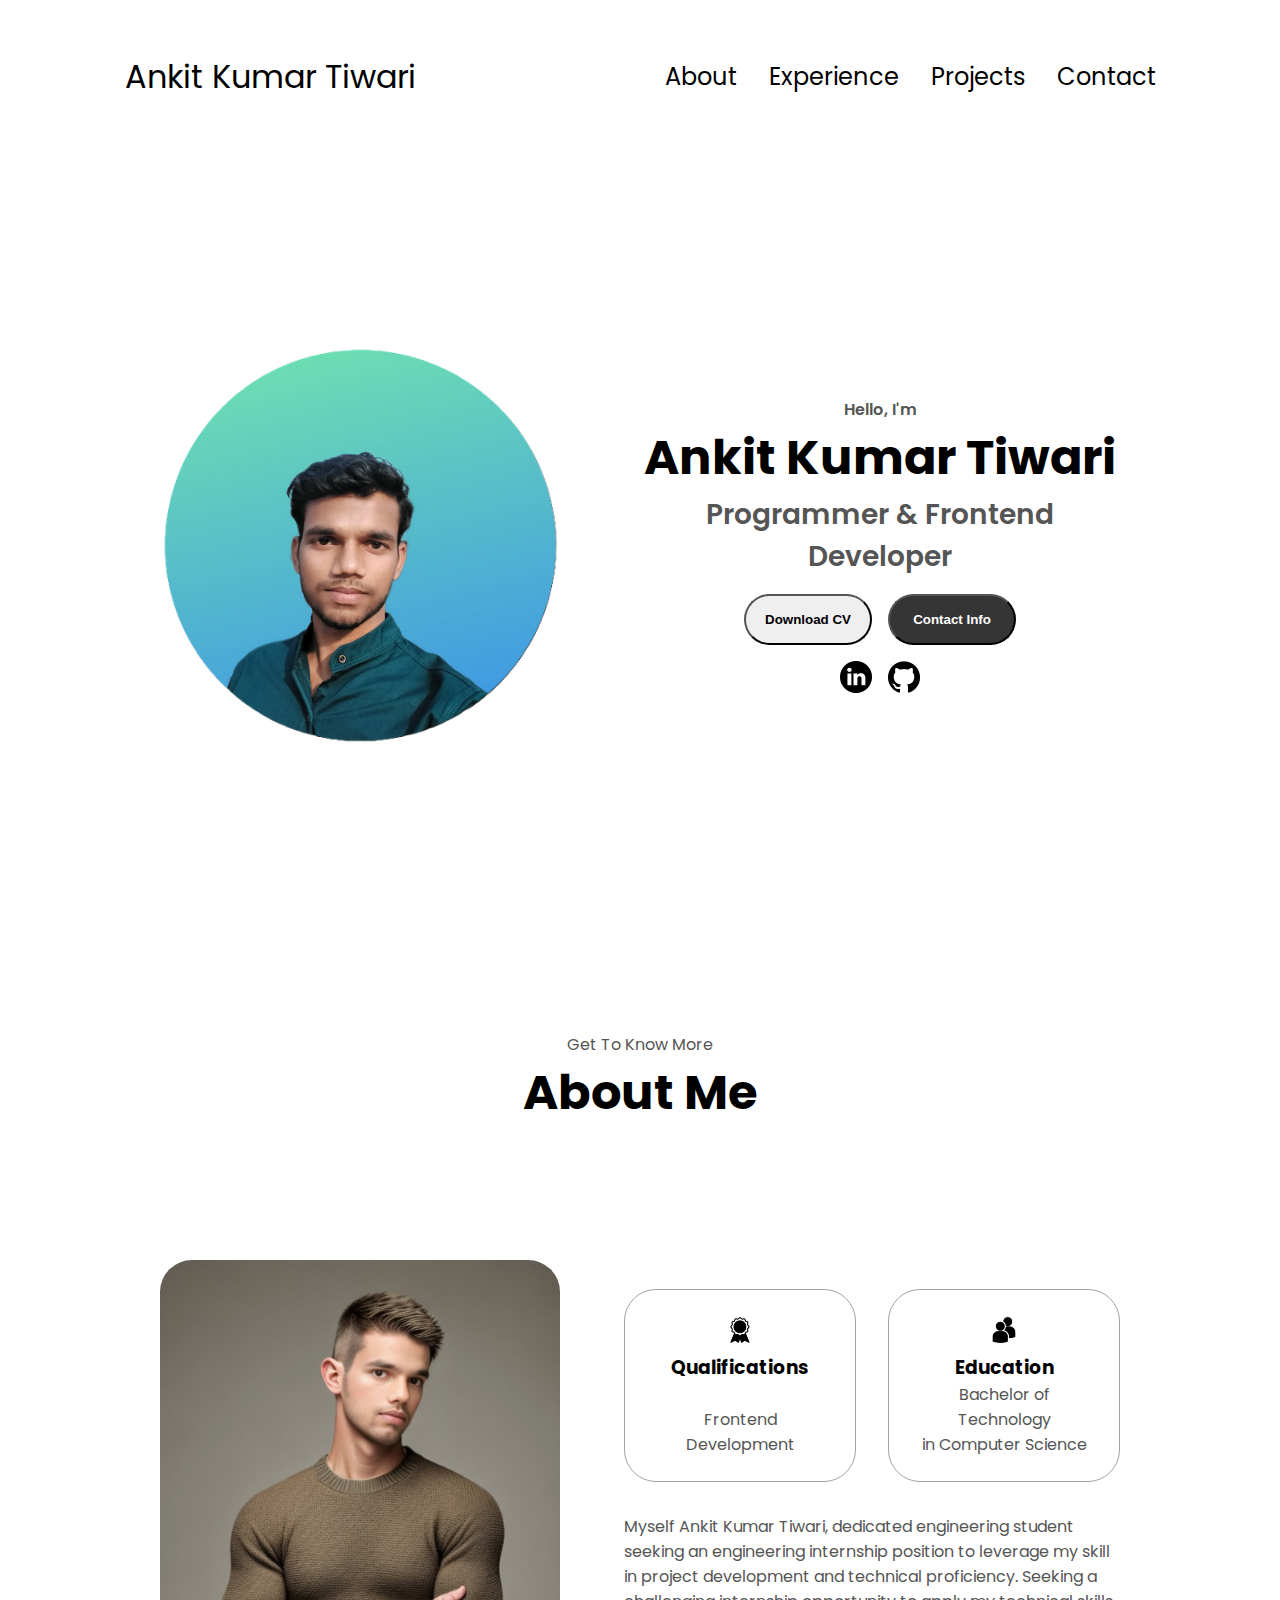
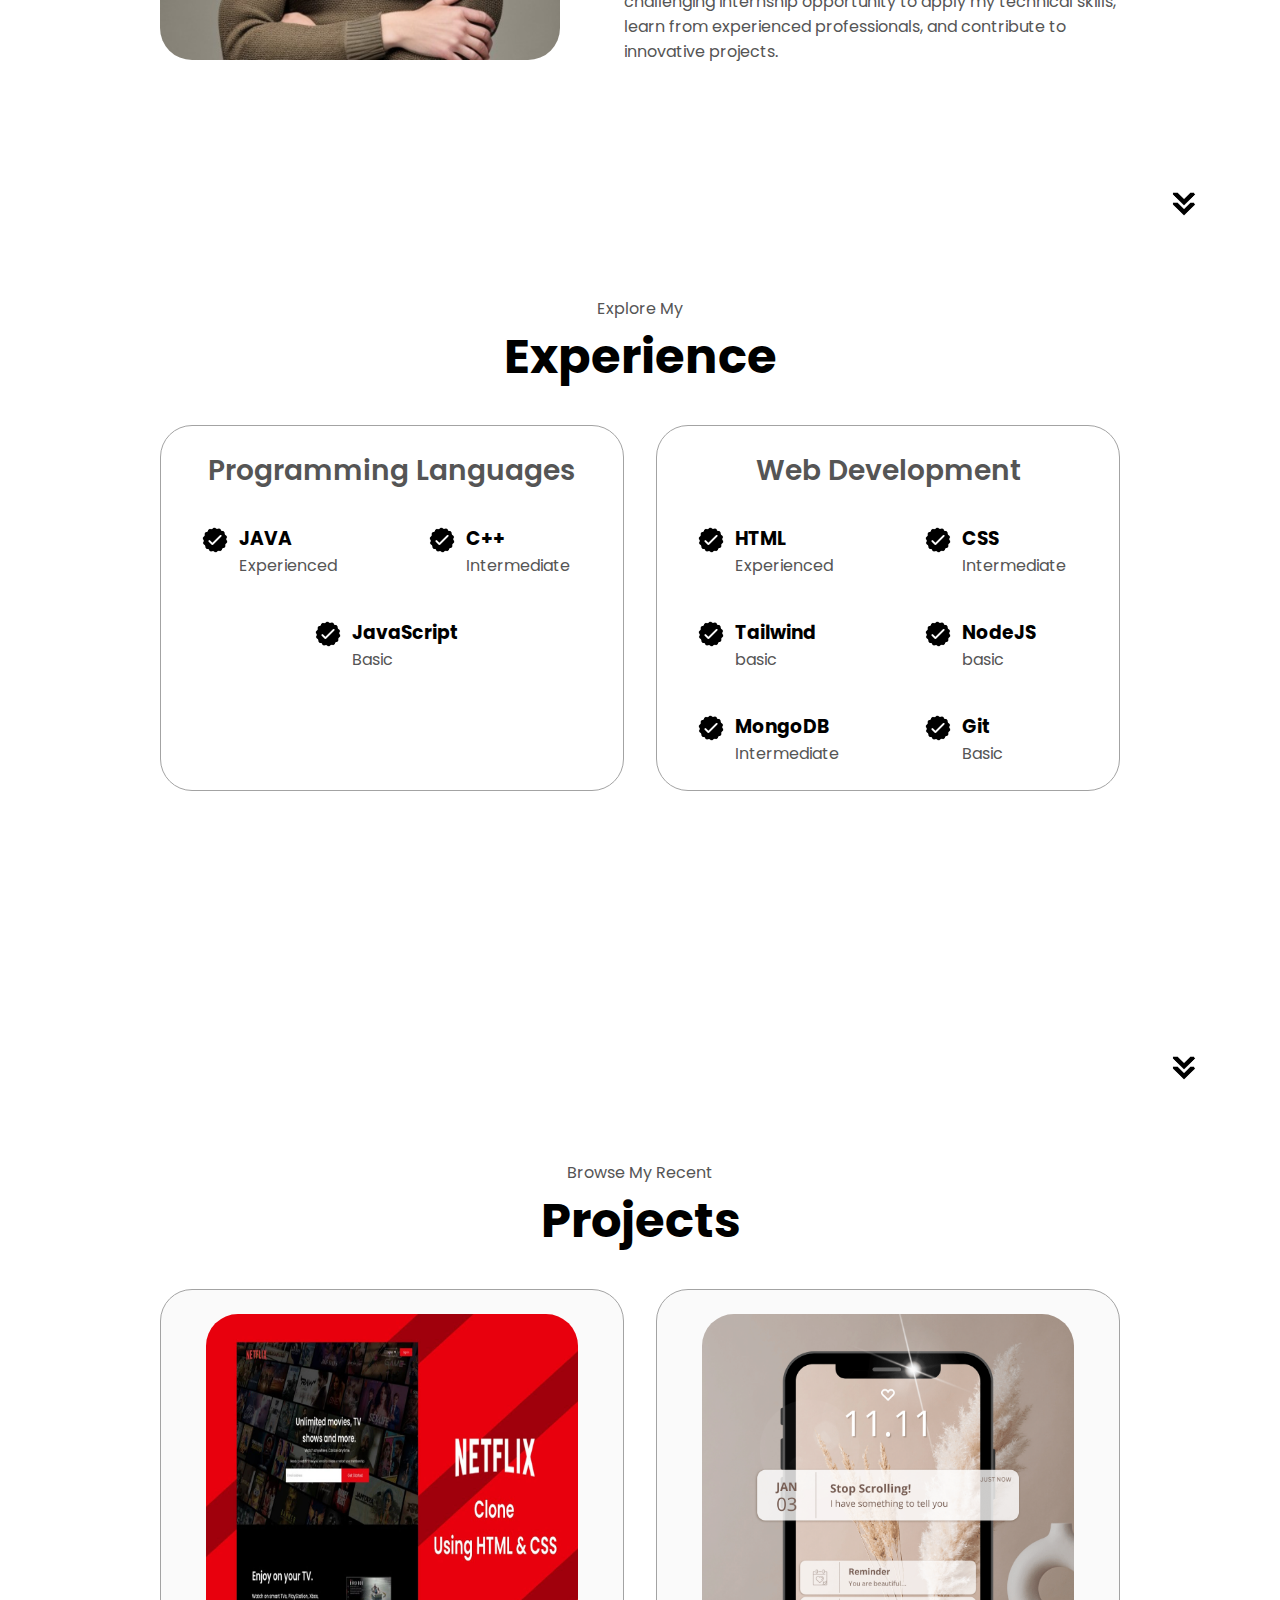
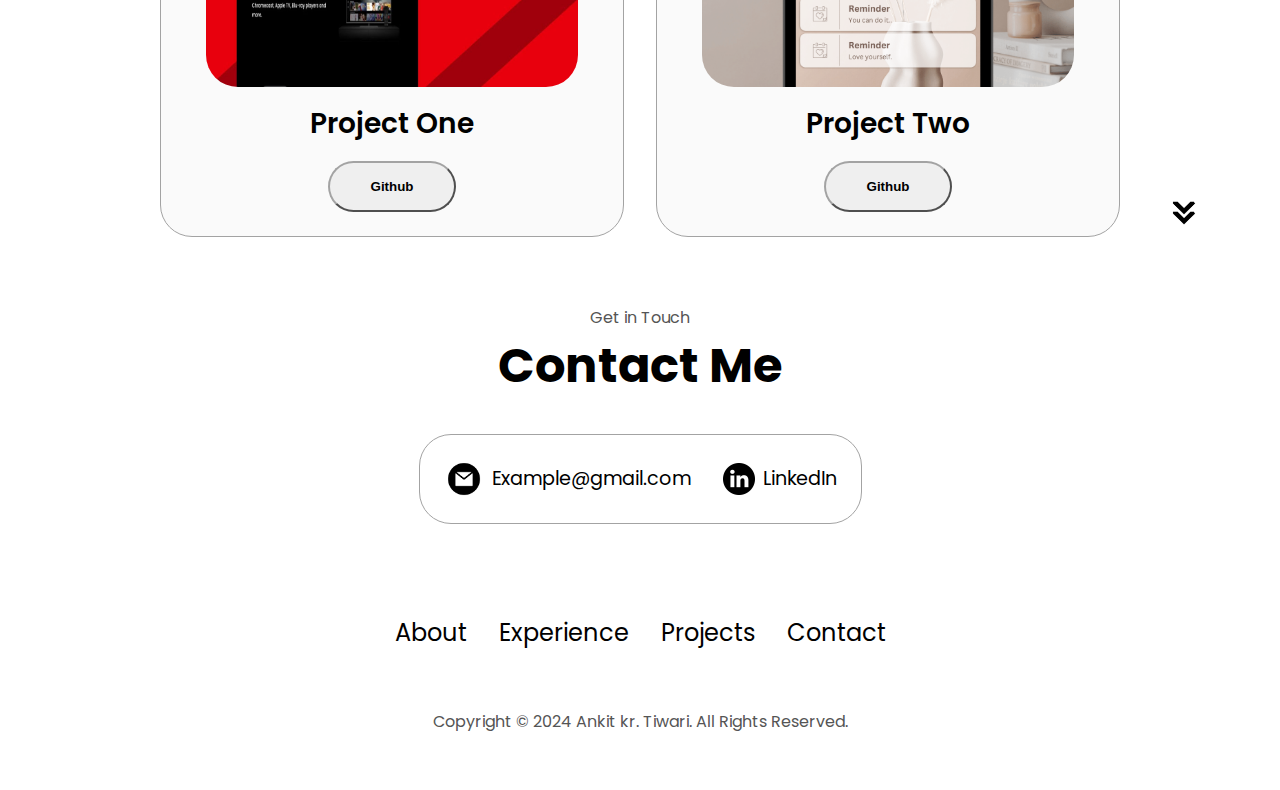
<file: index.html>
<!DOCTYPE html>
<html lang="en">
  <head>
    <meta charset="UTF-8" />
    <meta http-equiv="X-UA-Compatible" content="IE=edge" />
    <meta name="viewport" content="width=device-width, initial-scale=1.0" />
    <title>My Portfolio</title>
    <link rel="stylesheet" href="style.css" />
    <link rel="stylesheet" href="mediaqueries.css" />
  </head>
  <body>
    <nav id="desktop-nav">
      <div class="logo">Ankit Kumar Tiwari</div>
      <div>
        <ul class="nav-links">
          <li><a href="#about">About</a></li>
          <li><a href="#experience">Experience</a></li>
          <li><a href="#projects">Projects</a></li>
          <li><a href="#contact">Contact</a></li>
        </ul>
      </div>
    </nav>
    <nav id="hamburger-nav">
      <div class="logo">Ankit Kumar Tiwari</div>
      <div class="hamburger-menu">
        <div class="hamburger-icon" onclick="toggleMenu()">
          <span></span>
          <span></span>
          <span></span>
        </div>
        <div class="menu-links">
          <li><a href="#about" onclick="toggleMenu()">About</a></li>
          <li><a href="#experience" onclick="toggleMenu()">Experience</a></li>
          <li><a href="#projects" onclick="toggleMenu()">Projects</a></li>
          <li><a href="#contact" onclick="toggleMenu()">Contact</a></li>
        </div>
      </div>
    </nav>
    <section id="profile">
      <div class="section__pic-container">
        <img src="assets/profile-pic.png" alt="Ankit profile " />
      </div>
      <div class="section__text">
        <p class="section__text__p1">Hello, I'm</p>
        <h1 class="title">Ankit Kumar Tiwari</h1>
        <p class="section__text__p2">Programmer & Frontend Developer</p>
        <div class="btn-container">
          <button
            class="btn btn-color-2"
            onclick="window.open('assets/MyResume.pdf')"
          >
            Download CV
          </button>
          <button class="btn btn-color-1" onclick="location.href='./#contact'"/>
            Contact Info
          </button>   
        </div>
        <div id="socials-container">
          <img
            src="./assets/linkedin.png"
            alt="My LinkedIn profile"
            class="icon"
            onclick="location.href='https:www.linkedin.com/in/ankit-kumar-tiwari08'"
          />
          <img
            src="assets/github.png"
            alt="My Github profile"
            class="icon"
            onclick="location.href='https://github.com/Ankit-kTiwari08'"
          />
        </div>
      </div>
    </section>
    <section id="about">
      <p class="section__text__p1">Get To Know More</p>
      <h1 class="title">About Me</h1>
      <div class="section-container">
        <div class="section__pic-container">
          <img
            src="assets/about-pic.png"
            alt="Profile picture"
            class="about-pic"
          />
        </div>
        <div class="about-details-container">
          <div class="about-containers">
            <div class="details-container">
              <img
                src="assets/experience.png"
                alt="Experience icon"
                class="icon"
              />
              <h3>Qualifications</h3>
              <p> <br> Frontend Development</p>
            </div>
            <div class="details-container">
              <img
                src="assets/education.png"
                alt="Education icon"
                class="icon"
              />
              <h3>Education</h3>
              <p>Bachelor of Technology<br />in Computer Science</p>
            </div>
          </div>
          <div class="text-container">
            <p>
              Myself Ankit Kumar Tiwari, dedicated engineering student seeking an engineering internship position to leverage my skill 
              in project development and technical proficiency. Seeking a challenging internship 
              opportunity to apply my technical skills, learn from experienced professionals, and contribute 
              to innovative projects. 
            </p>
          </div>
        </div>
      </div>
      <img
        src="assets/arrow.png"
        alt="Arrow icon"
        class="icon arrow"
        onclick="location.href='./#experience'"/>
    </section>

    <section id="experience">
      <p class="section__text__p1">Explore My</p>
      <h1 class="title">Experience</h1>
      <div class="experience-details-container">
        <div class="about-containers">
          <div class="details-container">
            <h2 class="experience-sub-title">Programming Languages</h2>
            <div class="article-container">
              <article>
                <img
                  src="assets/checkmark.png"
                  alt="Experience icon"
                  class="icon"
                />
                <div>
                  <h3>JAVA</h3>
                  <p>Experienced</p>
                </div>
              </article>
              <article>
                <img
                  src="assets/checkmark.png"
                  alt="Experience icon"
                  class="icon"
                />
                <div>
                  <h3>C++</h3>
                  <p>Intermediate</p>
                </div>
              </article>
             
              <article>
                <img
                  src="assets/checkmark.png"
                  alt="Experience icon"
                  class="icon"
                />
                <div>
                  <h3>JavaScript</h3>
                  <p>Basic</p>
                </div>
              </article>
             </div>
          </div>
          <div class="details-container">
            <h2 class="experience-sub-title">Web Development</h2>
            <div class="article-container">
              <article>
                <img
                  src="assets/checkmark.png"
                  alt="Experience icon"
                  class="icon" />
                <div>
                  <h3>HTML</h3>
                  <p>Experienced</p>
                </div>
              </article>
              <article>
                <img
                  src="assets/checkmark.png"
                  alt="Experience icon"
                  class="icon"
                />
                <div>
                  <h3>CSS</h3>
                  <p>Intermediate</p>
                </div>
              </article>
              <article>
                <img
                  src="assets/checkmark.png"
                  alt="Experience icon"
                  class="icon"
                />
                <div>
                  <h3>Tailwind</h3>
                  <p>basic</p>
                </div>
              </article>

              <article>
                <img
                  src="assets/checkmark.png"
                  alt="Experience icon"
                  class="icon"
                />
                <div>
                  <h3>NodeJS</h3>
                  <p>basic</p>
                </div>
              </article>
              <article>
                <img
                src="assets/checkmark.png"
                alt="Experience icon"
                class="icon"
                />
                <div>
                  <h3>MongoDB</h3>
                  <p>Intermediate</p>
                </div>
              </article>
              
              <article>
                <img
                  src="assets/checkmark.png"
                  alt="Experience icon"
                  class="icon"
                />
                <div>
                  <h3>Git</h3>
                  <p>Basic</p>
                </div>
              </article>
              
              
            </div>
          </div>
        </div>
      </div>
      <img
        src="assets/arrow.png"
        alt="Arrow icon"
        class="icon arrow"
        onclick="location.href='./#projects'"/>
    </section>

    <section id="projects">
      <p class="section__text__p1">Browse My Recent</p>
      <h1 class="title">Projects</h1>
      <div class="experience-details-container">
        <div class="about-containers">
          <div class="details-container color-container">
            <div class="article-container">
              <img
                src="assets/project-1.png"
                alt="Project 1"
                class="project-img"
              />
            </div>
            <h2 class="experience-sub-title project-title">Project One</h2>
            <div class="btn-container">
              <button
                class="btn btn-color-2 project-btn"
                onclick="location.href='https://github.com/users/Ankit-kTiwari08/projects/2?pane=issue&itemId=74185521'"
                /
                Netflix-Clone
              >
                Github
              </button>
              
            </div>
          </div>
          <div class="details-container color-container">
            <div class="article-container">
              <img
                src="assets/project-2.png"
                alt="Project 2"
                class="project-img"
              />
            </div>
              
            <!-- ADD OTHER PROJECTS HERE -->
     

            <h2 class="experience-sub-title project-title">Project Two</h2>
            <div class="btn-container">
              <button
                class="btn btn-color-2 project-btn"
                onclick="location.href='https://github.com/users/Ankit-kTiwari08/projects/1?pane=issue&itemId=74201811'"
              >
                Github
              </button>
              
            </div>
          </div>
        </div>
      </div>
      <img
        src="assets/arrow.png"
        alt="Arrow icon"
        class="icon arrow"
        onclick="location.href='./#contact'"
      />
    </section>
    <section id="contact">
      <p class="section__text__p1">Get in Touch</p>
      <h1 class="title">Contact Me</h1>
      <div class="contact-info-upper-container">
        <div class="contact-info-container">
          <img
            src="assets/email.png"
            alt="Email icon"
            class="icon contact-icon email-icon"
          />
          <p><a href="mailto:ankitkumartiwari8360@gmail.com">Example@gmail.com</a></p>
        </div>
        <div class="contact-info-container">
          <img
            src="assets/linkedin.png"
            alt="LinkedIn icon"
            class="icon contact-icon"
          />
          <p><a  href="https://www.linkedin.com/in/ankit-kumar-tiwari08">LinkedIn</a></p> 
        </div>
      </div>
    </section>
    <footer>
      <nav>
        <div class="nav-links-container">
          <ul class="nav-links">
            <li><a href="#about">About</a></li>
            <li><a href="#experience">Experience</a></li>
            <li><a href="#projects">Projects</a></li>
            <li><a href="#contact">Contact</a></li>
          </ul>
        </div>
      </nav>
      <p>Copyright &#169; 2024 Ankit kr. Tiwari. All Rights Reserved.</p>
    </footer>

 <script src="script.js"></script>   
</body>
</html>
</file>
<file: style.css>
@import url("https://fonts.googleapis.com/css2?family=Poppins:wght@300;400;500;600&display=swap");

* {
  margin: 0;
  padding: 0;
}

body {
  font-family: "Poppins", sans-serif;
}

html {
  scroll-behavior: smooth;
}

p {
  color: rgb(85, 85, 85);
}

/* TRANSITION */

a,
.btn {
  transition: all 300ms ease;
}

/* DESKTOP NAV */

nav,
.nav-links {
  display: flex;
}

nav {
  justify-content: space-around;
  align-items: center;
  height: 17vh;
}

.nav-links {
  gap: 2rem;
  list-style: none;
  font-size: 1.5rem;
}

a {
  color: black;
  text-decoration: none;
  text-decoration-color: white;
}

a:hover {
  color: grey;
  text-decoration: underline;
  text-underline-offset: 1rem;
  text-decoration-color: rgb(181, 181, 181);
}

.logo {
  font-size: 2rem;
}

.logo:hover {
  cursor: default;
}

/* HAMBURGER MENU */

#hamburger-nav {
  display: none;
}

.hamburger-menu {
  position: relative;
  display: inline-block;
}

.hamburger-icon {
  display: flex;
  flex-direction: column;
  justify-content: space-between;
  height: 24px;
  width: 30px;
  cursor: pointer;
}

.hamburger-icon span {
  width: 100%;
  height: 2px;
  background-color: black;
  transition: all 0.3 ease-in-out;
}

.menu-links {
  position: absolute;
  top: 100%;
  right: 0;
  background-color: white;
  width: fit-content;
  max-height: 0;
  overflow: hidden;
  transition: all 0.3 ease-in-out;
}

.menu-links a {
  display: block;
  padding: 10px;
  text-align: center;
  font-size: 1.5rem;
  color: black;
  text-decoration: none;
  transition: all 0.3 ease-in-out;
}

.menu-links li {
  list-style: none;
}

.menu-links.open {
  max-height: 300px;
}

.hamburger-icon.open span:first-child {
  transform: rotate(45deg) translate(10px, 5px);
}

.hamburger-icon.open span:nth-child(2) {
  opacity: 0;
}

.hamburger-icon.open span:last-child {
  transform: rotate(-45deg) translate(10px, -5px);
}

.hamburger-icon span:first-child {
  transform: none;
}

.hamburger-icon span:first-child {
  opacity: 1;
}

.hamburger-icon span:first-child {
  transform: none;
}

/* Sections */
section{
  padding-top: 4vh;
  height: 96vh;
  margin: 0 10rem;
  box-sizing: border-box;
  min-height:fit-content;

}

.section-container{
  display: flex;
}

/* Profile */
#profile{
  display: flex;
  justify-content: center;
  gap: 5rem;
  height: 80vh;
}

.section__pic-container{
  display: flex;
  height: 400px;
  width: 400px;
  margin: auto 0;
}

.section__text{
  align-self:center ;
  text-align: center;
}

.section__text p{
font-weight: 600;
}

.section__text__p1{
  text-align: center;

}
.section__text__p2{
  font-size: 1.75rem;
  margin-bottom: 1rem;
}
 .title{
  font-size: 3rem;
  text-align: center;
 } 
 #socials-container{
  display: flex;
  justify-content: center;
  margin-top: 1rem;
  gap: 1rem;
 }

  /* Icons */
 .icon{
  cursor: pointer;
  height: 2rem;
 }

 /* Buttons */
 .btn-container{
  display: flex;
  justify-content: center;
  gap: 1rem;
 }
 .btn{
  font-weight: 600;
  transition: all 300ms ease;
  padding: 1rem;
  width: 8rem;
  border-radius: 2rem;
 }
 .btn-color-1, 
 .btn-color-2{
  border:rgb(53,53,53) 0.1 rem solid;
 }

 .btn-color-1:hover,
  .btn-color-2:hover{
  cursor: pointer;
 }

 .btn-color-1, 
 .btn-color-2:hover{
  background-color:rgb(53,53,53);
  color: white;
 }

 .btn-color-1:hover{
  background-color: rgb(0,0,0);
 }

 .btn-color-2{
  background-color: none;
 }

 .btn-color-2:hover{
  border:rgb(255,255,255)
 }

 .btn-container{
  gap: 1rem;
 }

 /* About Section */

 #about{
  position: relative;
 }

 .about-containers{
  gap: 2rem;
  margin-bottom: 2rem;
  margin-top: 2rem;
 }

 .about-details-container{
  justify-content: center;
  flex-direction: column;
 }

 .about-containers,
 .about-details-container{
  display: flex;
 }

 .about-pic{
  border-radius: 2rem;
 }

 .arrow{
  position: absolute;
  right: -5rem;
  bottom: 2.5rem;
 }

 .details-container{
  padding: 1.5rem;
   flex: 1;
  background: white;
  border-radius: 2rem;
  border:rgb(53,53,53) 0.1rem solid;
  border-color: rgb(163,163,163);
  text-align: center;
 }

 .section-container{
  gap: 4rem;
  height: 80%;
 }
 .section__pic-container{
  height:400px;
  width: 400px;
  margin: auto 0;
 }

 /* Experience Section */

 #experience {
  position: relative;
}

.experience-sub-title {
  color: rgb(85, 85, 85);
  font-weight: 600;
  font-size: 1.75rem;
  margin-bottom: 2rem;
}

.experience-details-container {
  display: flex;
  justify-content: center;
  flex-direction: column;
}

.article-container {
  display: flex;
  text-align: initial;
  flex-wrap: wrap;
  flex-direction: row;
  gap: 2.5rem;
  justify-content: space-around;
}

article {
  display: flex;
  width: 10rem;
  justify-content: flex-start;
  gap: 0.5rem;
}

article .icon {
  cursor: default;
}

/* PROJECTS SECTION */

#projects {
  position: relative;
}

.color-container {
  border-color: rgb(163, 163, 163);
  background: rgb(250, 250, 250);
}

.project-img {
  border-radius: 2rem;
  width: 90%;
  height: 90%;
}

.project-title {
  margin: 1rem;
  color: black;
}

.project-btn {
  color: black;
  border-color: rgb(163, 163, 163);
}

 /* Contact */
 #contact {
  display: flex;
  justify-content: center;
  flex-direction: column;
  height: 70vh;
}

.contact-info-upper-container {
  display: flex;
  justify-content: center;
  border-radius: 2rem;
  border: rgb(53, 53, 53) 0.1rem solid;
  border-color: rgb(163, 163, 163);
  background: (250, 250, 250);
  margin: 2rem auto;
  padding: 0.5rem;
}

.contact-info-container {
  display: flex;
  align-items: center;
  justify-content: center;
  gap: 0.5rem;
  margin: 1rem;
}

.contact-info-container p {
  font-size: larger;
}

.contact-icon {
  cursor: default;
}

.email-icon {
  height: 2.5rem;
}

/* Footer Section */

footer {
  height: 26vh;
  margin: 0 1rem;
}

footer p {
  text-align: center;
}
</file>
<file: mediaqueries.css>
@media screen and (max-width: 1400px) {
    #profile {
      height: 83vh;
      margin-bottom: 6rem;
    }
    .about-containers {
      flex-wrap: wrap;
    }
    #contact,
    #projects {
      height: fit-content;
    }
  }
  
  @media screen and (max-width: 1200px) {
    #desktop-nav {
      display: none;
    }
    #hamburger-nav {
      display: flex;
    }
    #experience,
    .experience-details-container {
      margin-top: 2rem;
    }
    #profile,
    .section-container {
      display: block;
    }
    .arrow {
      display: none;
    }
    section,
    .section-container {
      height: fit-content;
    }
    section {
      margin: 0 5%;
    }
    .section__pic-container {
      width: 275px;
      height: 275px;
      margin: 0 auto 2rem;
    }
    .about-containers {
      margin-top: 0;
    }
  }
  
  @media screen and (max-width: 600px) {
    #contact,
    footer {
      height: 40vh;
    }
    #profile {
      height: 83vh;
      margin-bottom: 0;
    }
    article {
      font-size: 1rem;
    }
    footer nav {
      height: fit-content;
      margin-bottom: 2rem;
    }
    .about-containers,
    .contact-info-upper-container,
    .btn-container {
      flex-wrap: wrap;
    }
    .contact-info-container {
      margin: 0;
    }
    .contact-info-container p,
    .nav-links li a {
      font-size: 1rem;
    }
    .experience-sub-title {
      font-size: 1.25rem;
    }
    .logo {
      font-size: 1.5rem;
    }
    .nav-links {
      flex-direction: column;
      gap: 0.5rem;
      text-align: center;
    }
    .section__pic-container {
      width: auto;
      height: 46vw;
      justify-content: center;
    }
    .section__text__p2 {
      font-size: 1.25rem;
    }
    .title {
      font-size: 2rem;
    }
    .text-container {
      text-align: justify;
    }
  }
</file>
